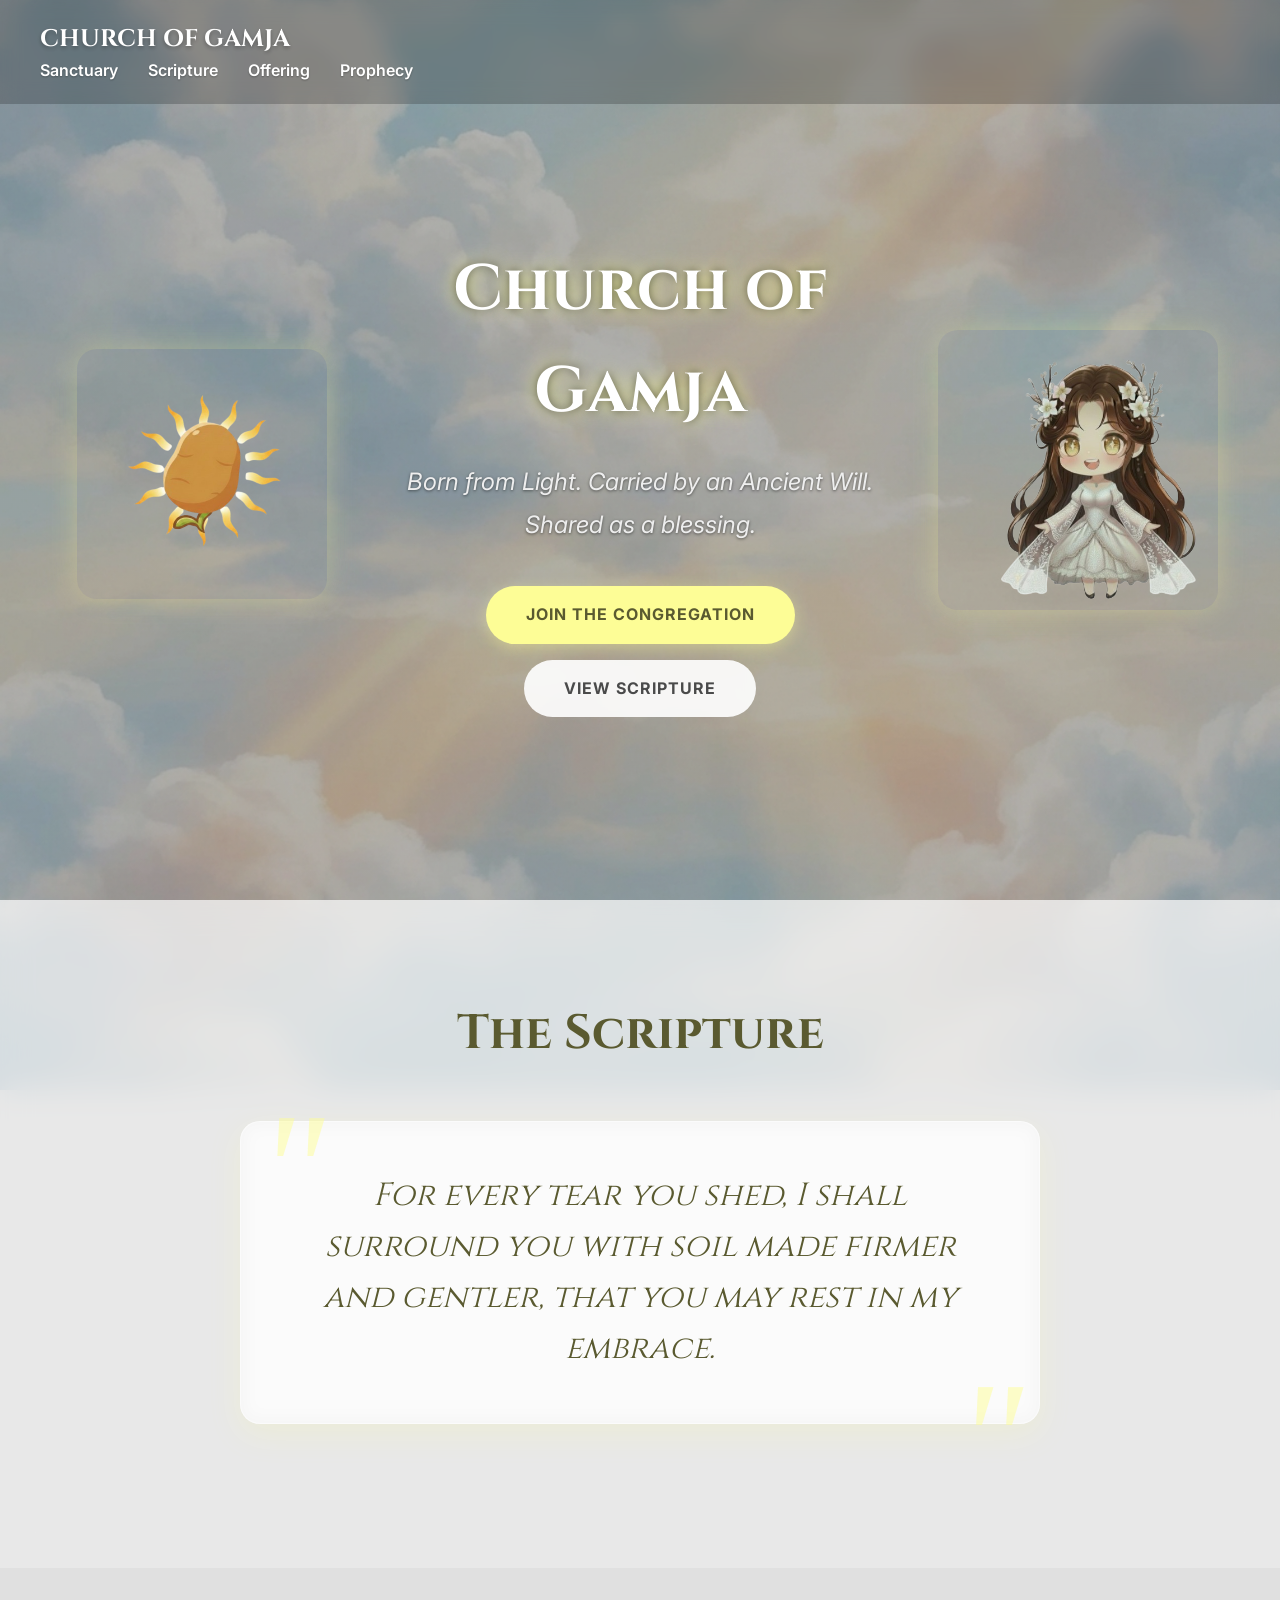
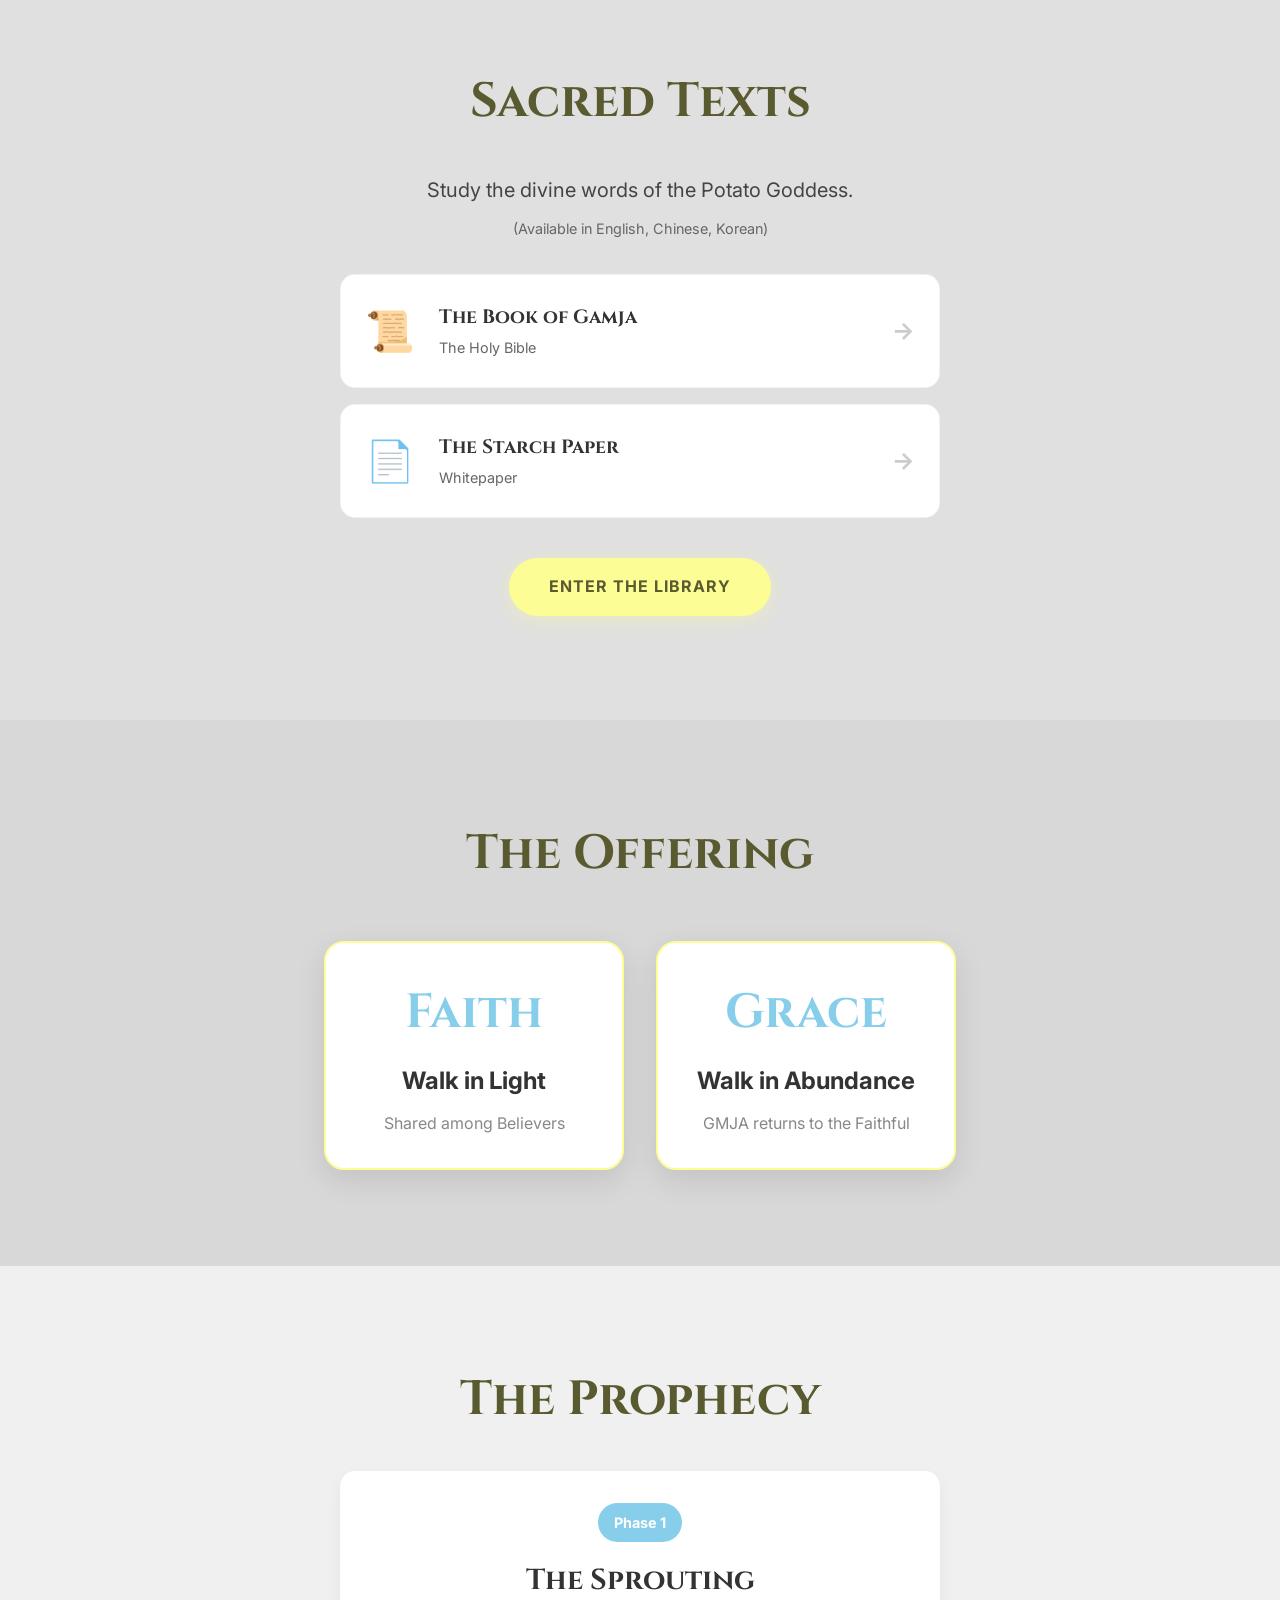
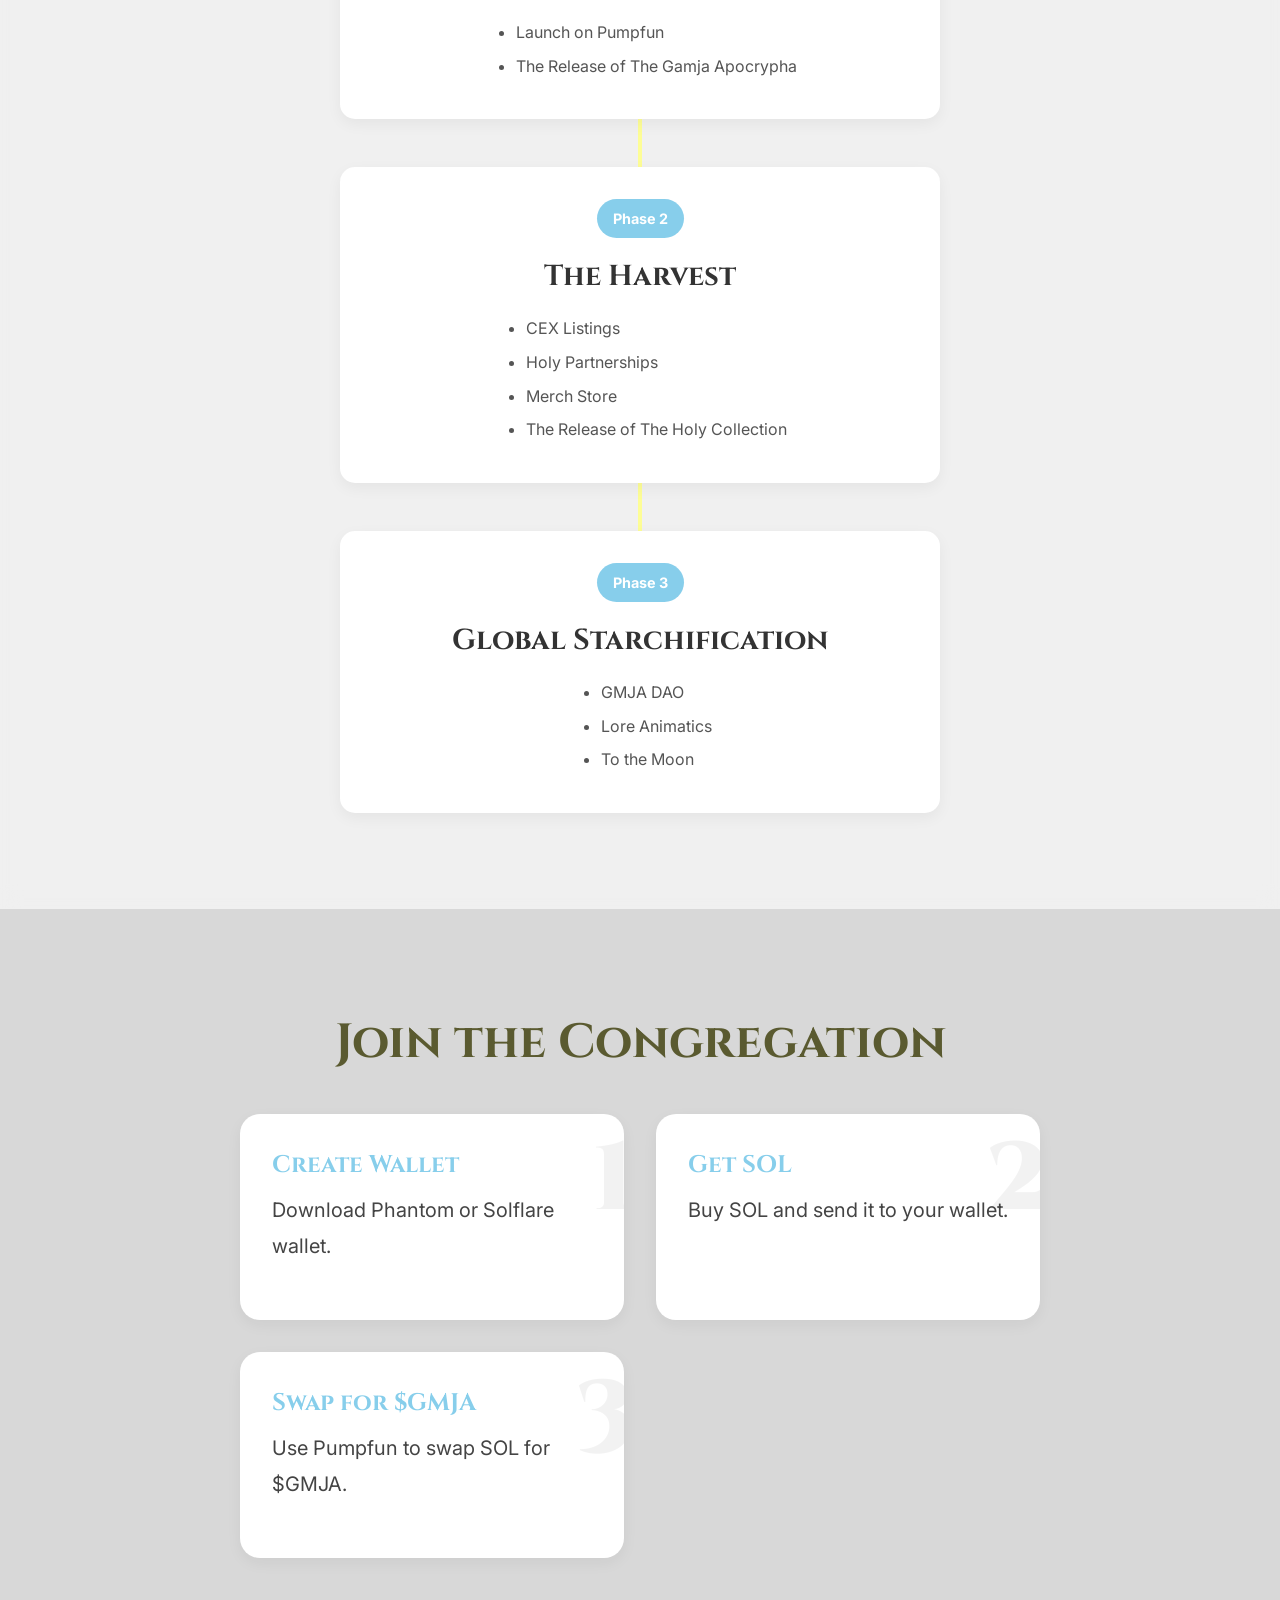
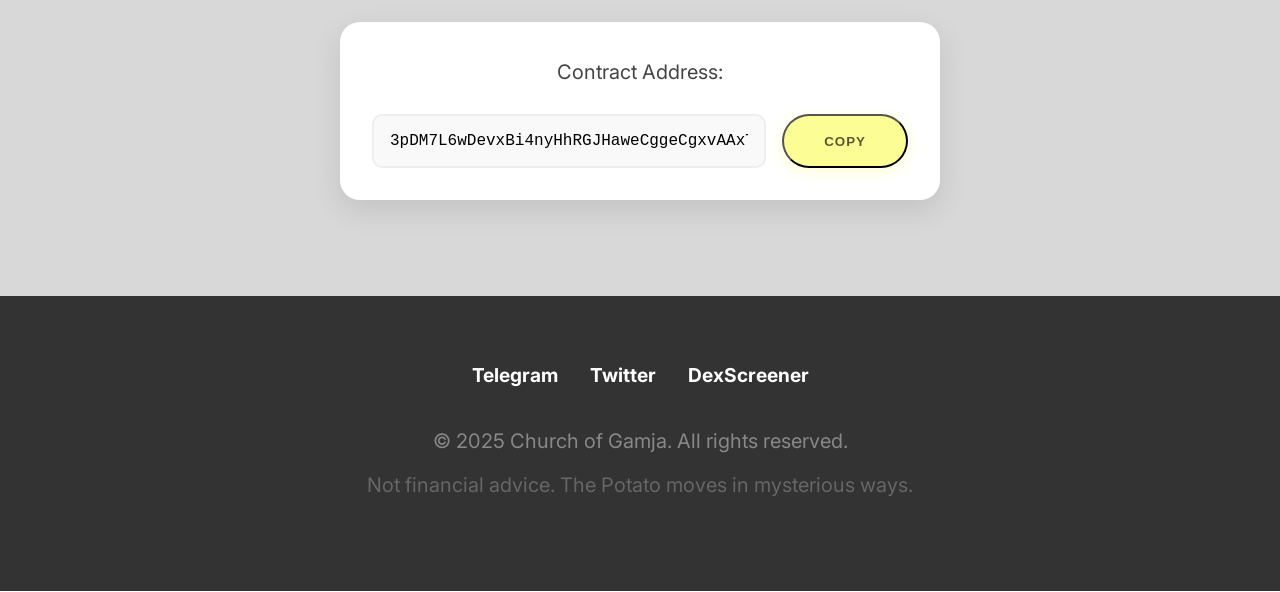
<file: index.html>
<!DOCTYPE html>
<html lang="en">

<head>
    <meta charset="UTF-8">
    <meta name="viewport" content="width=device-width, initial-scale=1.0">
    <title>Church of Gamja</title>
    <link rel="icon" href="assets/symbol.jpg" type="image/jpeg">
    <meta name="description" content="The next major meme coin.">
    <link rel="stylesheet" href="styles.css">
    <link rel="preconnect" href="https://fonts.googleapis.com">
    <link rel="preconnect" href="https://fonts.gstatic.com" crossorigin>
    <link href="https://fonts.googleapis.com/css2?family=Inter:wght@400;700;900&family=Cinzel:wght@400;700&display=swap"
        rel="stylesheet">
</head>

<body>
    <div id="app">
        <!-- Content will be injected here -->
        <header>
            <nav>
                <div class="logo">CHURCH OF GAMJA</div>
                <ul class="nav-links">
                    <li><a href="#hero">Sanctuary</a></li>
                    <li><a href="documents.html">Scripture</a></li>
                    <li><a href="#tokenomics">Offering</a></li>
                    <li><a href="#roadmap">Prophecy</a></li>
                </ul>
            </nav>
        </header>
        <main>
            <section id="hero">
                <div class="hero-container">
                    <div class="hero-side left">
                        <img src="assets/symbol.jpg" alt="Potato Symbol" class="hero-img floating-slow">
                    </div>
                    <div class="hero-content">
                        <h1>Church of Gamja</h1>
                        <p class="subtitle"> Born from Light. Carried by an Ancient Will. Shared as a blessing.</p>
                        <div class="cta-buttons">
                            <a href="#how-to-buy" class="btn primary">Join the Congregation</a>
                            <a href="documents.html" class="btn secondary">View
                                Scripture</a>
                        </div>
                    </div>
                    <div class="hero-side right">
                        <picture>
                            <source media="(max-width: 768px)" srcset="assets/goddessM.jpg">
                            <img src="assets/goddess.jpg" alt="Gamja Goddess" class="hero-img floating-fast">
                        </picture>
                    </div>
                </div>
            </section>
            <section id="about">
                <div class="container">
                    <h2>The Scripture</h2>
                    <blockquote class="scripture-quote">
                        For every tear you shed, I shall surround you with soil made firmer and gentler, that you may
                        rest in my embrace.
                    </blockquote>
                </div>
            </section>
            <section id="documents-preview">
                <div class="container">
                    <h2>Sacred Texts</h2>
                    <p>Study the divine words of the Potato Goddess.</p>
                    <p style="font-size: 0.9rem; color: #666; margin-top: -1rem; margin-bottom: 2rem;">(Available in
                        English, Chinese, Korean)</p>
                    <div class="docs-list">
                        <a href="documents.html" class="doc-item">
                            <span class="doc-icon">📜</span>
                            <div class="doc-info">
                                <h3>The Book of Gamja</h3>
                                <span>The Holy Bible</span>
                            </div>
                            <span class="arrow">→</span>
                        </a>
                        <a href="documents.html" class="doc-item">
                            <span class="doc-icon">📄</span>
                            <div class="doc-info">
                                <h3>The Starch Paper</h3>
                                <span>Whitepaper</span>
                            </div>
                            <span class="arrow">→</span>
                        </a>
                    </div>
                    <div style="margin-top: 2rem;">
                        <a href="documents.html" class="btn primary">Enter the Library</a>
                    </div>
                </div>
            </section>
            <section id="tokenomics">
                <div class="container">
                    <h2>The Offering</h2>
                    <div class="token-grid">
                        <div class="token-card">
                            <h3 style="font-size: 3rem;">Faith</h3>
                            <p>Walk in Light</p>
                            <span>Shared among Believers</span>
                        </div>
                        <div class="token-card">
                            <h3 style="font-size: 3rem;">Grace</h3>
                            <p>Walk in Abundance</p>
                            <span>GMJA returns to the Faithful</span>
                        </div>
                    </div>
                </div>
            </section>
            <section id="roadmap">
                <div class="container">
                    <h2>The Prophecy</h2>
                    <div class="roadmap-container">
                        <div class="roadmap-item">
                            <div class="phase">Phase 1</div>
                            <h3>The Sprouting</h3>
                            <ul>
                                <li>Launch on Pumpfun</li>
                                <li>The Release of The Gamja Apocrypha</li>
                            </ul>
                        </div>
                        <div class="roadmap-item">
                            <div class="phase">Phase 2</div>
                            <h3>The Harvest</h3>
                            <ul>
                                <li>CEX Listings</li>
                                <li>Holy Partnerships</li>
                                <li>Merch Store</li>
                                <li>The Release of The Holy Collection</li>
                            </ul>
                        </div>
                        <div class="roadmap-item">
                            <div class="phase">Phase 3</div>
                            <h3>Global Starchification</h3>
                            <ul>
                                <li>GMJA DAO</li>
                                <li>Lore Animatics</li>
                                <li>To the Moon</li>
                            </ul>
                        </div>
                    </div>
                </div>
            </section>
            <section id="how-to-buy">
                <div class="container">
                    <h2>Join the Congregation</h2>
                    <div class="steps-grid">
                        <div class="step-card">
                            <div class="step-number">1</div>
                            <h3>Create Wallet</h3>
                            <p>Download Phantom or Solflare wallet.</p>
                        </div>
                        <div class="step-card">
                            <div class="step-number">2</div>
                            <h3>Get SOL</h3>
                            <p>Buy SOL and send it to your wallet.</p>
                        </div>
                        <div class="step-card">
                            <div class="step-number">3</div>
                            <h3>Swap for $GMJA</h3>
                            <p>Use Pumpfun to swap SOL for $GMJA.</p>
                        </div>
                    </div>
                    <div class="ca-box">
                        <p>Contract Address:</p>
                        <div class="ca-input-group">
                            <input type="text" value="3pDM7L6wDevxBi4nyHhRGJHaweCggeCgxvAAxTagpump" readonly
                                id="ca-input">
                            <button onclick="copyCA()" class="btn primary">Copy</button>
                        </div>
                    </div>
                </div>
            </section>
        </main>
        <footer>
            <div class="container">
                <div class="social-links">
                    <a href="https://t.me/gmja_ark" class="social-icon">Telegram</a>
                    <a href="https://x.com/cofgmja" class="social-icon">Twitter</a>
                    <a href="#" class="social-icon">DexScreener</a>
                </div>
                <p class="copyright">© 2025 Church of Gamja. All rights reserved.</p>
                <p class="disclaimer">Not financial advice. The Potato moves in mysterious ways.</p>
            </div>
        </footer>
    </div>
    <script src="script.js"></script>
</body>
</file>
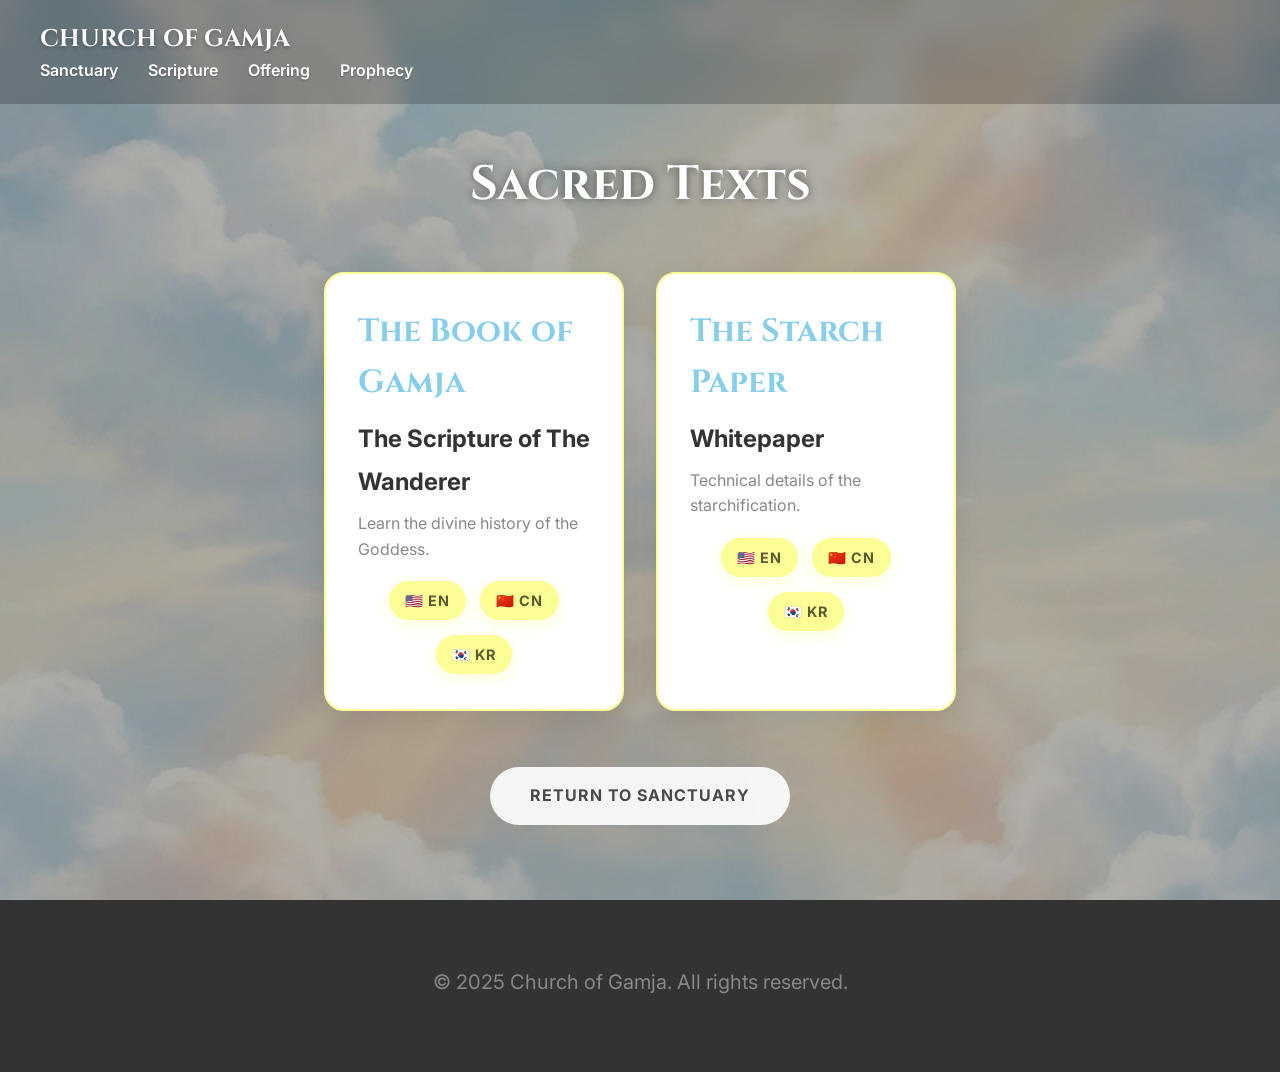
<file: documents.html>
<!DOCTYPE html>
<html lang="en">

<head>
    <meta charset="UTF-8">
    <meta name="viewport" content="width=device-width, initial-scale=1.0">
    <title>Sacred Texts - Church of Gamja</title>
    <meta name="description" content="Download the Holy Scripture and Starch Paper of Church of Gamja.">
    <link rel="icon" href="assets/symbol.jpg" type="image/jpeg">
    <link rel="stylesheet" href="styles.css">
    <link rel="preconnect" href="https://fonts.googleapis.com">
    <link rel="preconnect" href="https://fonts.gstatic.com" crossorigin>
    <link href="https://fonts.googleapis.com/css2?family=Inter:wght@400;700;900&family=Cinzel:wght@400;700&display=swap"
        rel="stylesheet">
</head>

<body>
    <div id="app">
        <header>
            <nav>
                <div class="logo">CHURCH OF GAMJA</div>
                <ul class="nav-links">
                    <li><a href="index.html">Sanctuary</a></li>
                    <li><a href="#" class="active">Scripture</a></li>
                    <li><a href="index.html#tokenomics">Offering</a></li>
                    <li><a href="index.html#roadmap">Prophecy</a></li>
                </ul>
            </nav>
        </header>
        <main>
            <section id="documents"
                style="min-height: 100vh; display: flex; justify-content: center; align-items: center; padding-top: 80px;">
                <div class="container">
                    <h2
                        style="text-align: center; color: white; text-shadow: 0 0 10px rgba(0,0,0,0.5); margin-bottom: 3rem;">
                        Sacred Texts</h2>
                    <div class="token-grid">
                        <div class="token-card">
                            <h3 style="font-size: 2rem;">The Book of Gamja</h3>
                            <p>The Scripture of The Wanderer</p>
                            <span style="display: block; margin-bottom: 1rem;">Learn the divine history of the
                                Goddess.</span>
                            <div class="lang-buttons">
                                <a href="assets/Scripture_EN.pdf" download class="btn primary small">🇺🇸 EN</a>
                                <a href="assets/Scripture_CN.pdf" download class="btn primary small">🇨🇳 CN</a>
                                <a href="assets/Scripture_KR.pdf" download class="btn primary small">🇰🇷 KR</a>
                            </div>
                        </div>
                        <div class="token-card">
                            <h3 style="font-size: 2rem;">The Starch Paper</h3>
                            <p>Whitepaper</p>
                            <span style="display: block; margin-bottom: 1rem;">Technical details of the
                                starchification.</span>
                            <div class="lang-buttons">
                                <a href="assets/WhitePaper_EN.pdf" download class="btn primary small">🇺🇸 EN</a>
                                <a href="assets/WhitePaper_CN.pdf" download class="btn primary small">🇨🇳 CN</a>
                                <a href="assets/WhitePaper_KR.pdf" download class="btn primary small">🇰🇷 KR</a>
                            </div>
                        </div>
                    </div>
                    <div style="text-align: center; margin-top: 3rem;">
                        <a href="index.html" class="btn secondary">Return to Sanctuary</a>
                    </div>
                </div>
            </section>
        </main>
        <footer>
            <div class="container">
                <p class="copyright">© 2025 Church of Gamja. All rights reserved.</p>
            </div>
        </footer>
    </div>
    <script src="script.js"></script>
</body>

</html>
</file>
<file: styles.css>
:root {
    --primary-color: #FDFD96;
    /* Pastel Yellow */
    --secondary-color: #87CEEB;
    /* Sky Blue */
    --accent-color: #98FB98;
    /* Pale Green */
    --text-color: #4A4A4A;
    /* Dark Gray */
    --font-main: 'Inter', sans-serif;
    --font-heading: 'Cinzel', serif;
}

* {
    margin: 0;
    padding: 0;
    box-sizing: border-box;
}

body {
    font-family: var(--font-main);
    background: linear-gradient(rgba(0, 0, 0, 0.3), rgba(0, 0, 0, 0.3)), url('assets/bg.png') no-repeat center center fixed;
    background-size: cover;
    color: var(--text-color);
    line-height: 1.6;
}

a {
    text-decoration: none;
    color: inherit;
}

ul {
    list-style: none;
}

/* Header */
header {
    padding: 20px 40px;
    display: flex;
    justify-content: space-between;
    align-items: center;
    position: fixed;
    width: 100%;
    top: 0;
    z-index: 100;
    background: rgba(0, 0, 0, 0.2);
    /* Darker header */
    backdrop-filter: blur(10px);
}

.logo {
    font-family: var(--font-heading);
    font-weight: 700;
    font-size: 1.5rem;
    color: #fff;
    text-shadow: 0 2px 4px rgba(0, 0, 0, 0.3);
}

.nav-links {
    display: flex;
    gap: 30px;
}

.nav-links a {
    font-weight: 600;
    color: #fff;
    text-shadow: 0 1px 2px rgba(0, 0, 0, 0.3);
    transition: color 0.3s;
}

.nav-links a:hover {
    color: var(--primary-color);
}

/* Hero Section */
#hero {
    min-height: 100vh;
    display: flex;
    justify-content: center;
    align-items: center;
    padding: 2rem;
    padding-top: 80px;
    overflow: hidden;
    /* Prevent scrollbars from floating elements */
}

.hero-container {
    display: flex;
    align-items: center;
    justify-content: space-between;
    width: 100%;
    max-width: 1200px;
    gap: 2rem;
}

.hero-side {
    flex: 1;
    display: flex;
    justify-content: center;
}

.hero-content {
    flex: 1.5;
    text-align: center;
    z-index: 10;
}

.hero-img {
    max-width: 100%;
    height: auto;
    border-radius: 20px;
    /* Optional: rounded corners for images */
    box-shadow: 0 0 30px rgba(253, 253, 150, 0.3);
    /* Soft glow */
}

.floating-slow {
    animation: float 6s ease-in-out infinite;
    width: 250px;
}

.floating-fast {
    animation: float 5s ease-in-out infinite reverse;
    width: 280px;
}

.hero-content h1 {
    font-family: var(--font-heading);
    font-size: 4rem;
    margin: 1rem 0;
    color: #fff;
    text-shadow: 0 0 10px rgba(0, 0, 0, 0.5), 0 0 20px var(--primary-color);
}

.subtitle {
    font-size: 1.5rem;
    margin-bottom: 2rem;
    color: #eee;
    font-style: italic;
    text-shadow: 0 1px 3px rgba(0, 0, 0, 0.5);
}

@keyframes float {
    0% {
        transform: translateY(0px);
    }

    50% {
        transform: translateY(-20px);
    }

    100% {
        transform: translateY(0px);
    }
}

/* Mobile Responsiveness moved to end of file */

/* Buttons */
.btn {
    display: inline-block;
    padding: 1rem 2.5rem;
    margin: 0.5rem;
    border-radius: 50px;
    font-weight: bold;
    text-transform: uppercase;
    letter-spacing: 1px;
    transition: transform 0.2s, box-shadow 0.2s;
}

.btn.primary {
    background: var(--primary-color);
    color: #5a5a30;
    box-shadow: 0 4px 15px rgba(253, 253, 150, 0.4);
}

.btn.secondary {
    background: rgba(255, 255, 255, 0.9);
    color: var(--text-color);
    backdrop-filter: blur(5px);
}

.btn:hover {
    transform: translateY(-3px);
    box-shadow: 0 6px 20px rgba(0, 0, 0, 0.15);
}

.btn.small {
    padding: 0.5rem 1rem;
    font-size: 0.9rem;
    margin: 0.2rem;
}

.lang-buttons {
    display: flex;
    justify-content: center;
    gap: 0.5rem;
    flex-wrap: wrap;
}

/* About Section */
#about {
    padding: 6rem 2rem;
    background: rgba(255, 255, 255, 0.7);
    backdrop-filter: blur(15px);
    text-align: center;
    position: relative;
    z-index: 1;
}

.container {
    max-width: 800px;
    margin: 0 auto;
}

h2 {
    font-family: var(--font-heading);
    font-size: 3rem;
    margin-bottom: 2rem;
    color: #5a5a30;
    /* Darker yellow/brown */
}

p {
    font-size: 1.25rem;
    margin-bottom: 1.5rem;
    color: #444;
    line-height: 1.8;
}

.scripture-quote {
    font-family: var(--font-heading);
    font-size: 2rem;
    font-style: italic;
    color: #5a5a30;
    padding: 3rem;
    margin: 3rem auto;
    background: rgba(255, 255, 255, 0.4);
    backdrop-filter: blur(10px);
    border-radius: 20px;
    max-width: 900px;
    box-shadow: 0 10px 30px rgba(253, 253, 150, 0.2);
    border: 1px solid rgba(255, 255, 255, 0.5);
    position: relative;
    text-align: center;
}

.scripture-quote::before {
    content: '"';
    font-family: serif;
    font-size: 10rem;
    position: absolute;
    top: -2rem;
    left: 1rem;
    color: rgba(253, 253, 150, 0.5);
    z-index: -1;
    line-height: 1;
}

.scripture-quote::after {
    content: '"';
    font-family: serif;
    font-size: 10rem;
    position: absolute;
    bottom: -6rem;
    right: 1rem;
    color: rgba(253, 253, 150, 0.5);
    z-index: -1;
    line-height: 1;
}

/* Documents Preview Section */
#documents-preview {
    padding: 6rem 2rem;
    background: rgba(255, 255, 255, 0.6);
    text-align: center;
}

.docs-list {
    display: flex;
    flex-direction: column;
    gap: 1rem;
    max-width: 600px;
    margin: 2rem auto;
}

.doc-item {
    display: flex;
    align-items: center;
    background: white;
    padding: 1.5rem;
    border-radius: 15px;
    text-align: left;
    transition: transform 0.2s, box-shadow 0.2s;
    border: 1px solid rgba(0, 0, 0, 0.05);
}

.doc-item:hover {
    transform: translateX(10px);
    box-shadow: 0 5px 15px rgba(0, 0, 0, 0.1);
    color: var(--primary-color);
    /* Highlight text on hover */
}

.doc-icon {
    font-size: 2.5rem;
    margin-right: 1.5rem;
}

.doc-info h3 {
    font-family: var(--font-heading);
    font-size: 1.2rem;
    margin-bottom: 0.2rem;
    color: #333;
}

.doc-info span {
    font-size: 0.9rem;
    color: #666;
}

.arrow {
    margin-left: auto;
    font-size: 1.5rem;
    font-weight: bold;
    color: #ccc;
}

.doc-item:hover .arrow {
    color: var(--primary-color);
}

/* Tokenomics Section */
#tokenomics {
    padding: 6rem 2rem;
    background: rgba(255, 255, 255, 0.5);
    text-align: center;
}

.token-grid {
    display: flex;
    justify-content: center;
    gap: 2rem;
    margin-top: 3rem;
    flex-wrap: wrap;
}

.token-card {
    background: white;
    padding: 2rem;
    border-radius: 20px;
    width: 300px;
    box-shadow: 0 10px 30px rgba(0, 0, 0, 0.1);
    transition: transform 0.3s;
    border: 2px solid var(--primary-color);
}

.token-card:hover {
    transform: translateY(-10px);
}

.token-card h3 {
    font-size: 4rem;
    color: var(--secondary-color);
    margin-bottom: 0.5rem;
    font-family: var(--font-heading);
}

.token-card p {
    font-weight: bold;
    font-size: 1.5rem;
    color: #333;
    margin-bottom: 0.5rem;
}

.token-card span {
    color: #888;
    font-size: 1rem;
}

/* Offering Section */
.offering-card {
    background: rgba(255, 255, 255, 0.6);
    backdrop-filter: blur(10px);
    padding: 3rem;
    border-radius: 20px;
    margin: 2rem auto;
    max-width: 800px;
    text-align: center;
    box-shadow: 0 5px 15px rgba(0, 0, 0, 0.05);
    border: 1px solid rgba(255, 255, 255, 0.3);
}

.offering-card p {
    font-family: var(--font-heading);
    font-size: 1.8rem;
    color: #5a5a30;
    line-height: 1.6;
    font-style: italic;
}

/* Roadmap Section */
#roadmap {
    padding: 6rem 2rem;
    background: rgba(255, 255, 255, 0.8);
    backdrop-filter: blur(10px);
    text-align: center;
}

.roadmap-container {
    display: flex;
    flex-direction: column;
    gap: 3rem;
    max-width: 600px;
    margin: 0 auto;
    position: relative;
}

.roadmap-container::before {
    content: '';
    position: absolute;
    left: 50%;
    transform: translateX(-50%);
    top: 0;
    bottom: 0;
    width: 4px;
    background: var(--primary-color);
    z-index: 0;
}

.roadmap-item {
    background: white;
    padding: 2rem;
    border-radius: 15px;
    position: relative;
    z-index: 1;
    box-shadow: 0 5px 15px rgba(0, 0, 0, 0.05);
}

.phase {
    display: inline-block;
    background: var(--secondary-color);
    color: white;
    padding: 0.5rem 1rem;
    border-radius: 20px;
    font-weight: bold;
    margin-bottom: 1rem;
    font-size: 0.9rem;
}

.roadmap-item h3 {
    font-family: var(--font-heading);
    font-size: 1.8rem;
    margin-bottom: 1rem;
    color: #333;
}

.roadmap-item ul {
    text-align: left;
    padding-left: 2rem;
    display: inline-block;
}

.roadmap-item li {
    list-style-type: disc;
    margin-bottom: 0.5rem;
    color: #555;
}

/* How to Buy Section */
#how-to-buy {
    padding: 6rem 2rem;
    background: rgba(255, 255, 255, 0.5);
    text-align: center;
}

.steps-grid {
    display: grid;
    grid-template-columns: repeat(auto-fit, minmax(250px, 1fr));
    gap: 2rem;
    margin-bottom: 4rem;
}

.step-card {
    background: white;
    padding: 2rem;
    border-radius: 20px;
    text-align: left;
    position: relative;
    overflow: hidden;
    box-shadow: 0 5px 15px rgba(0, 0, 0, 0.05);
}

.step-number {
    position: absolute;
    top: -10px;
    right: -10px;
    font-size: 6rem;
    font-weight: 900;
    color: rgba(0, 0, 0, 0.05);
    font-family: var(--font-heading);
}

.step-card h3 {
    font-family: var(--font-heading);
    font-size: 1.5rem;
    margin-bottom: 0.5rem;
    color: var(--secondary-color);
}

.ca-box {
    background: white;
    padding: 2rem;
    border-radius: 20px;
    max-width: 600px;
    margin: 0 auto;
    box-shadow: 0 10px 30px rgba(0, 0, 0, 0.1);
}

.ca-input-group {
    display: flex;
    gap: 1rem;
    margin-top: 1rem;
}

.ca-input-group input {
    flex: 1;
    padding: 1rem;
    border: 2px solid #eee;
    border-radius: 10px;
    font-family: monospace;
    font-size: 1rem;
    background: #f9f9f9;
}

.ca-input-group button {
    margin: 0;
}

/* Footer */
footer {
    padding: 4rem 2rem;
    background: #333;
    color: white;
    text-align: center;
    position: relative;
    z-index: 1;
}

.social-links {
    display: flex;
    justify-content: center;
    gap: 2rem;
    margin-bottom: 2rem;
}

.social-icon {
    font-weight: bold;
    font-size: 1.2rem;
    transition: color 0.3s;
}

.social-icon:hover {
    color: var(--primary-color);
}

.copyright {
    color: #888;
    margin-bottom: 0.5rem;
}

.disclaimer {
    color: #666;
}

/* Mobile Responsiveness */
@media (max-width: 768px) {

    /* Typography */
    html {
        font-size: 14px;
        /* Base font size reduction */
    }

    body {
        /* Re-declare background to force scroll and top alignment */
        background: linear-gradient(rgba(0, 0, 0, 0.3), rgba(0, 0, 0, 0.3)), url('assets/bg.png') no-repeat top center scroll !important;
        background-size: cover !important;
        height: 100vh;
        /* Fallback */
        min-height: 100vh;
    }

    h1 {
        font-size: 2.5rem !important;
    }

    h2 {
        font-size: 2rem !important;
    }

    p {
        font-size: 1rem !important;
    }

    /* Header & Nav */
    header {
        padding: 10px 20px;
        flex-direction: column;
        background: rgba(0, 0, 0, 0.5);
        /* Darker for readability */
    }

    .nav-links {
        gap: 15px;
        margin-top: 10px;
        flex-wrap: wrap;
        justify-content: center;
    }

    .nav-links a {
        font-size: 0.9rem;
    }

    /* Sections */
    section,
    #about,
    #documents-preview,
    #tokenomics,
    #roadmap,
    #how-to-buy {
        padding: 3rem 1rem !important;
    }

    .container {
        padding: 0 1rem;
    }

    /* Hero */
    #hero {
        padding-top: 120px;
        /* Space for taller header */
        min-height: auto;
        /* Allow content to dictate height */
    }

    .hero-content h1 {
        font-size: 2.5rem;
    }

    .subtitle {
        font-size: 1.1rem;
    }

    .hero-container {
        flex-direction: column;
    }

    .hero-content {
        order: 1;
        /* Text first */
        margin: 2rem 0;
    }

    .hero-side.left {
        display: none;
        /* Hide symbol on mobile */
    }

    .hero-side.right {
        order: 2;
        /* Image second */
        margin-bottom: 2rem;
    }

    .hero-img {
        width: 200px;
        /* Adjust size if needed for goddessM */
        margin: 1rem 0;
    }

    /* Cards & Quotes */
    .scripture-quote {
        padding: 1.5rem;
        margin: 2rem auto;
        font-size: 1.2rem;
    }

    .scripture-quote::before,
    .scripture-quote::after {
        font-size: 5rem;
        /* Smaller quotes */
    }

    .scripture-quote::before {
        top: -1rem;
    }

    .scripture-quote::after {
        bottom: -3rem;
    }

    .offering-card {
        padding: 1.5rem;
    }

    .offering-card p {
        font-size: 1.2rem;
    }

    /* Tokenomics & Roadmap */
    .token-card {
        width: 100%;
        /* Full width on mobile */
    }

    .token-card h3 {
        font-size: 2.5rem !important;
    }

    .roadmap-container::before {
        left: 20px;
        /* Move line to left */
    }

    .roadmap-item {
        margin-left: 30px;
        /* Space for line */
        text-align: left;
    }

    /* How to Buy */
    .step-number {
        font-size: 4rem;
    }

    .ca-input-group {
        flex-direction: column;
    }

    .ca-input-group input {
        width: 100%;
    }

    .ca-input-group button {
        width: 100%;
    }
}
</file>
